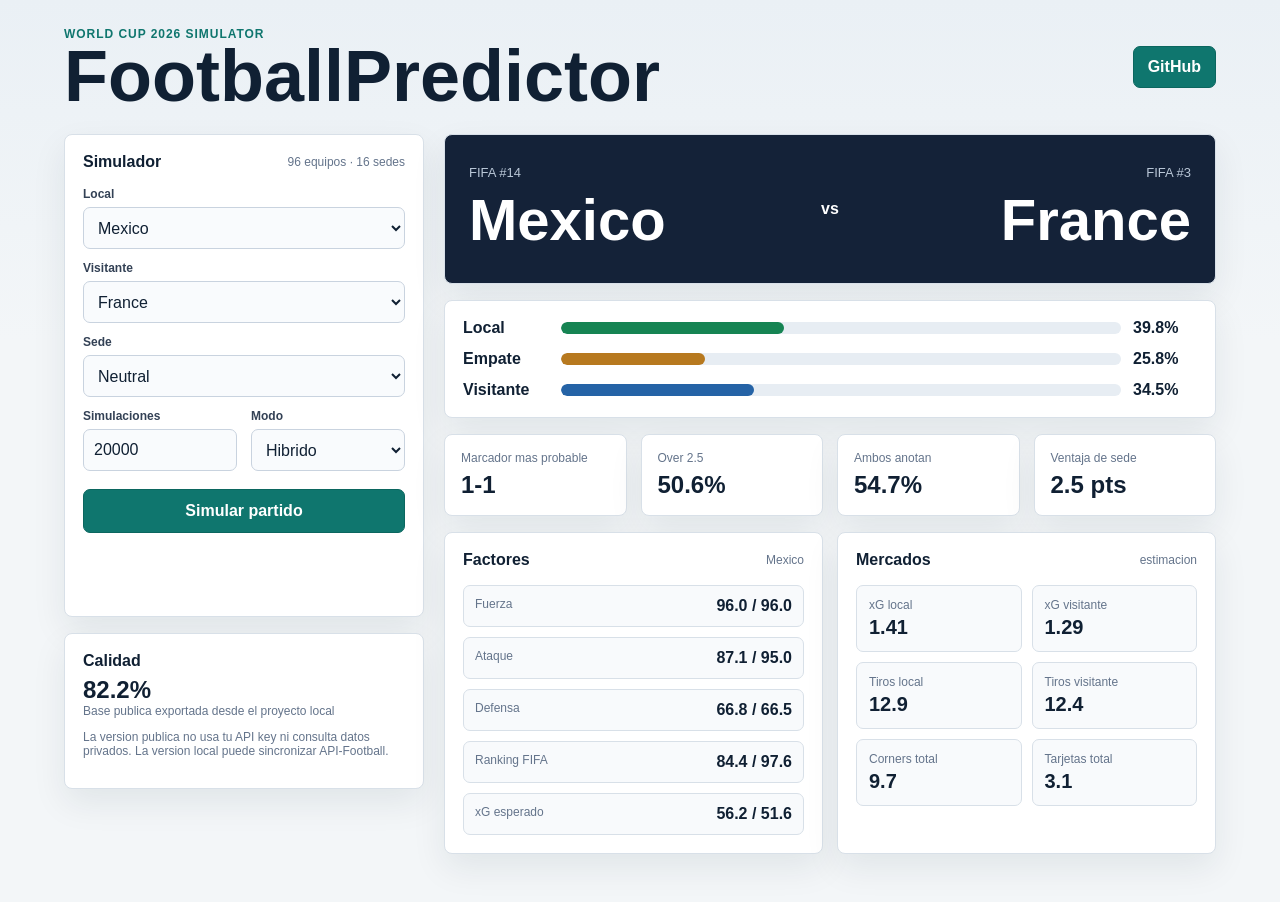
<file: docs/index.html>
<!doctype html>
<html lang="es">
<head>
  <meta charset="utf-8">
  <meta name="viewport" content="width=device-width, initial-scale=1">
  <title>FootballPredictor Simulator</title>
  <link rel="stylesheet" href="styles.css">
</head>
<body>
  <header class="topbar">
    <div>
      <span class="eyebrow">World Cup 2026 simulator</span>
      <h1>FootballPredictor</h1>
    </div>
    <a class="repo-link" href="https://github.com/JulSchro/football-predictor">GitHub</a>
  </header>

  <main class="shell">
    <section class="controls">
      <div class="panel">
        <div class="panel-head">
          <h2>Simulador</h2>
          <span id="dataStatus">Datos locales</span>
        </div>

        <label for="homeTeam">Local</label>
        <select id="homeTeam"></select>

        <label for="awayTeam">Visitante</label>
        <select id="awayTeam"></select>

        <label for="venue">Sede</label>
        <select id="venue"></select>

        <div class="grid-2">
          <div>
            <label for="runs">Simulaciones</label>
            <input id="runs" type="number" min="1000" max="100000" step="1000" value="20000">
          </div>
          <div>
            <label for="mode">Modo</label>
            <select id="mode">
              <option value="hybrid">Hibrido</option>
              <option value="poker">Poker</option>
              <option value="classic">Clasico</option>
            </select>
          </div>
        </div>

        <button id="simulateBtn">Simular partido</button>
      </div>

      <div class="panel compact">
        <h2>Calidad</h2>
        <div class="quality">
          <strong>82.2%</strong>
          <span>Base publica exportada desde el proyecto local</span>
        </div>
        <p class="note">La version publica no usa tu API key ni consulta datos privados. La version local puede sincronizar API-Football.</p>
      </div>
    </section>

    <section class="stage">
      <div class="scoreboard">
        <div>
          <span id="homeSeed">Local</span>
          <strong id="homeName">-</strong>
        </div>
        <b>vs</b>
        <div>
          <span id="awaySeed">Visitante</span>
          <strong id="awayName">-</strong>
        </div>
      </div>

      <div class="prob-card">
        <div class="prob-line home">
          <span>Local</span>
          <div><i id="homeBar"></i></div>
          <b id="homeProb">0%</b>
        </div>
        <div class="prob-line draw">
          <span>Empate</span>
          <div><i id="drawBar"></i></div>
          <b id="drawProb">0%</b>
        </div>
        <div class="prob-line away">
          <span>Visitante</span>
          <div><i id="awayBar"></i></div>
          <b id="awayProb">0%</b>
        </div>
      </div>

      <div class="cards">
        <article>
          <span>Marcador mas probable</span>
          <strong id="scorePick">-</strong>
        </article>
        <article>
          <span>Over 2.5</span>
          <strong id="overPick">-</strong>
        </article>
        <article>
          <span>Ambos anotan</span>
          <strong id="bttsPick">-</strong>
        </article>
        <article>
          <span>Ventaja de sede</span>
          <strong id="venueEdge">-</strong>
        </article>
      </div>

      <div class="split">
        <section class="panel">
          <div class="panel-head">
            <h2>Factores</h2>
            <span id="winnerHint">-</span>
          </div>
          <div id="factors" class="factor-list"></div>
        </section>

        <section class="panel">
          <div class="panel-head">
            <h2>Mercados</h2>
            <span>estimacion</span>
          </div>
          <div id="markets" class="market-grid"></div>
        </section>
      </div>
    </section>
  </main>

  <script src="data.js"></script>
  <script src="app.js"></script>
</body>
</html>
</file>
<file: docs/styles.css>
:root {
  --bg: #f3f6f8;
  --paper: #ffffff;
  --ink: #102033;
  --muted: #64748b;
  --line: #d8e0e8;
  --teal: #0f766e;
  --navy: #142238;
  --blue: #2563a6;
  --amber: #b7791f;
  --green: #168453;
  --red: #b42318;
}

* {
  box-sizing: border-box;
}

body {
  margin: 0;
  min-width: 320px;
  color: var(--ink);
  background: linear-gradient(180deg, #eaf0f5 0, var(--bg) 340px);
  font-family: Inter, "Segoe UI", Arial, sans-serif;
}

button,
select,
input {
  font: inherit;
}

.topbar {
  display: flex;
  align-items: center;
  justify-content: space-between;
  gap: 24px;
  padding: 24px clamp(18px, 5vw, 64px);
}

.eyebrow {
  color: var(--teal);
  font-size: 12px;
  font-weight: 800;
  letter-spacing: .08em;
  text-transform: uppercase;
}

h1,
h2 {
  margin: 0;
  letter-spacing: 0;
}

h1 {
  font-size: clamp(34px, 6vw, 72px);
  line-height: .95;
}

h2 {
  font-size: 16px;
}

.repo-link,
button {
  border: 1px solid #0b665f;
  border-radius: 7px;
  color: #fff;
  background: var(--teal);
  font-weight: 800;
  text-decoration: none;
  cursor: pointer;
}

.repo-link {
  padding: 11px 14px;
}

button {
  width: 100%;
  height: 44px;
  margin-top: 18px;
}

.shell {
  display: grid;
  grid-template-columns: minmax(280px, 360px) minmax(0, 1fr);
  gap: 20px;
  padding: 0 clamp(18px, 5vw, 64px) 48px;
}

.controls,
.stage {
  display: grid;
  gap: 16px;
}

.panel,
.prob-card,
.scoreboard,
.cards article {
  border: 1px solid var(--line);
  border-radius: 8px;
  background: var(--paper);
  box-shadow: 0 14px 34px rgba(16, 32, 51, .08);
}

.panel {
  padding: 18px;
}

.compact {
  align-self: start;
}

.panel-head {
  display: flex;
  align-items: center;
  justify-content: space-between;
  gap: 12px;
  margin-bottom: 16px;
}

.panel-head span,
.note {
  color: var(--muted);
  font-size: 12px;
}

label {
  display: block;
  margin: 12px 0 6px;
  color: #334155;
  font-size: 12px;
  font-weight: 800;
}

select,
input {
  width: 100%;
  height: 42px;
  border: 1px solid #c9d3df;
  border-radius: 7px;
  padding: 0 10px;
  color: var(--ink);
  background: #f9fbfd;
}

.grid-2,
.split,
.cards {
  display: grid;
  gap: 14px;
}

.grid-2 {
  grid-template-columns: 1fr 1fr;
}

.split {
  grid-template-columns: 1fr 1fr;
}

.scoreboard {
  display: grid;
  grid-template-columns: 1fr auto 1fr;
  align-items: center;
  gap: 20px;
  min-height: 150px;
  padding: 24px;
  background: var(--navy);
  color: #fff;
}

.scoreboard div:last-child {
  text-align: right;
}

.scoreboard span {
  display: block;
  color: #b9c7d7;
  font-size: 13px;
}

.scoreboard strong {
  display: block;
  margin-top: 6px;
  font-size: clamp(28px, 5vw, 58px);
}

.prob-card {
  display: grid;
  gap: 13px;
  padding: 18px;
}

.prob-line {
  display: grid;
  grid-template-columns: 86px 1fr 64px;
  align-items: center;
  gap: 12px;
  font-weight: 800;
}

.prob-line div {
  height: 12px;
  overflow: hidden;
  border-radius: 999px;
  background: #e7edf3;
}

.prob-line i {
  display: block;
  width: 0;
  height: 100%;
  border-radius: inherit;
  transition: width .35s ease;
}

.home i { background: var(--green); }
.draw i { background: var(--amber); }
.away i { background: var(--blue); }

.cards {
  grid-template-columns: repeat(4, 1fr);
}

.cards article {
  padding: 16px;
}

.cards span,
.quality span,
.market-grid span,
.factor-list span {
  display: block;
  color: var(--muted);
  font-size: 12px;
}

.cards strong,
.quality strong {
  display: block;
  margin-top: 6px;
  font-size: 24px;
}

.factor-list,
.market-grid {
  display: grid;
  gap: 10px;
}

.factor {
  display: grid;
  grid-template-columns: 1fr auto;
  gap: 8px;
  padding: 11px;
  border: 1px solid var(--line);
  border-radius: 7px;
  background: #f8fafc;
}

.market-grid {
  grid-template-columns: 1fr 1fr;
}

.market {
  padding: 12px;
  border: 1px solid var(--line);
  border-radius: 7px;
  background: #f8fafc;
}

.market strong {
  display: block;
  margin-top: 4px;
  font-size: 20px;
}

@media (max-width: 900px) {
  .shell,
  .split,
  .cards {
    grid-template-columns: 1fr;
  }

  .scoreboard {
    grid-template-columns: 1fr;
    text-align: left;
  }

  .scoreboard div:last-child {
    text-align: left;
  }
}
</file>
